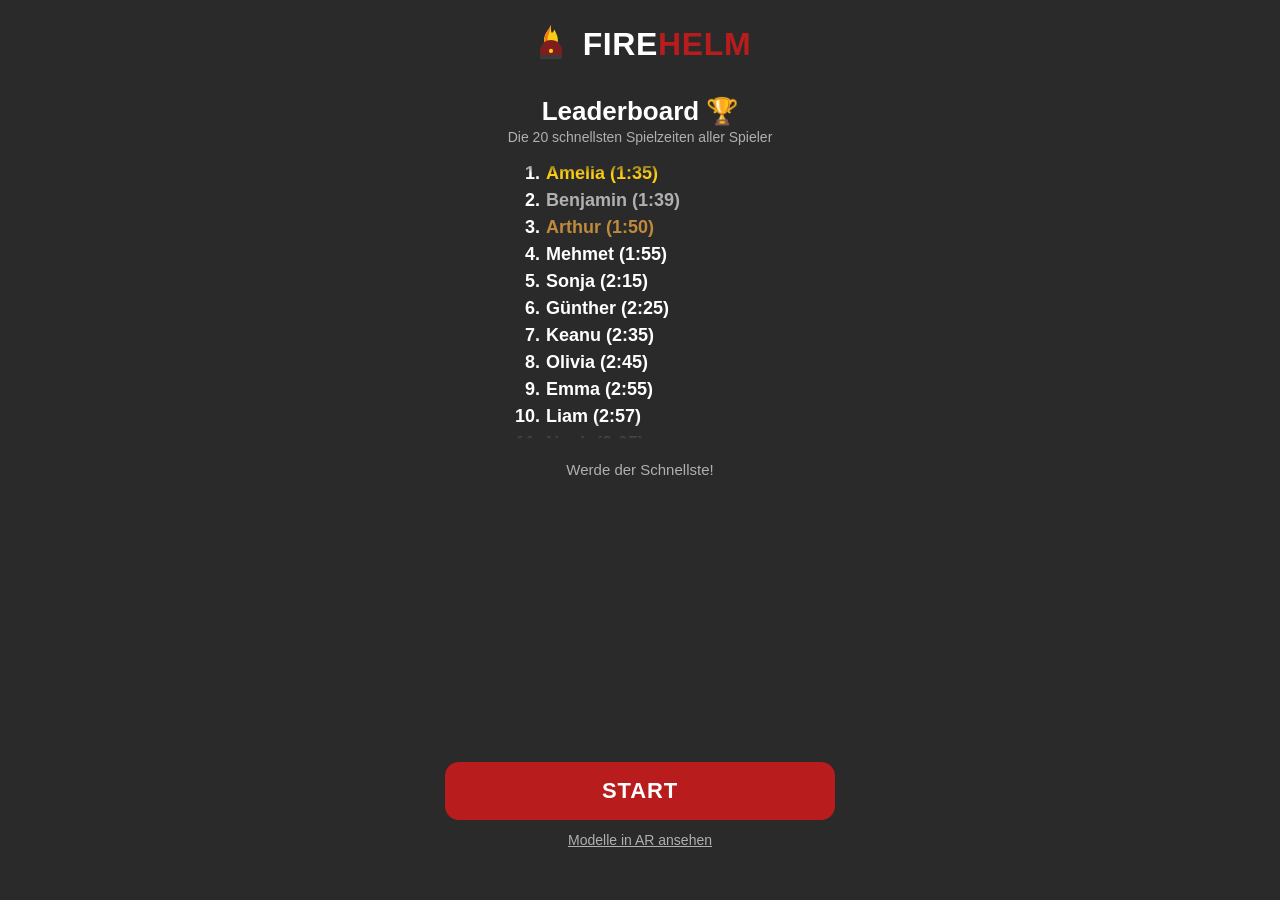
<file: index.html>
<!DOCTYPE html>
<html lang="de">
<head>
  <meta charset="UTF-8">
  <meta name="viewport" content="width=device-width, initial-scale=1, viewport-fit=cover">
  <meta name="theme-color" content="#2a2a2a">
  <title>FIREHELM</title>
  <link rel="stylesheet" href="css/theme.css">
  <link rel="stylesheet" href="css/layout.css">
  <link rel="stylesheet" href="css/game.css">
</head>
<body>
  <main class="page">
    <header class="brand-header">
      <img src="assets/icons/logo.svg" alt="" class="brand-header__logo">
      <div class="brand-header__wordmark"><span class="fire">FIRE</span><span class="helm">HELM</span></div>
    </header>

    <section class="page-content">
      <div class="leaderboard">
        <h1>Leaderboard&nbsp;🏆</h1>
        <p class="tagline">Die 20 schnellsten Spielzeiten aller Spieler</p>
        <ol class="leaderboard__list" id="leaderboard"></ol>
        <p class="tagline-strong">Werde der Schnellste!</p>
      </div>
    </section>

    <div class="page-actions">
      <button class="btn-primary" id="start-btn">START</button>
      <a href="models.html" class="text-link">Modelle in AR ansehen</a>
    </div>
  </main>

  <div class="modal-backdrop" id="gamertag-modal" hidden>
    <div class="modal">
      <h2>Gamertag eingeben:</h2>
      <input type="text" id="gamertag-input" placeholder="Eingabe" autocomplete="off" maxlength="16">
      <div class="modal-actions">
        <button class="btn-primary" id="gamertag-confirm" style="font-size:18px;">START</button>
      </div>
    </div>
  </div>

  <script type="module" src="js/home.js"></script>
</body>
</html>
</file>
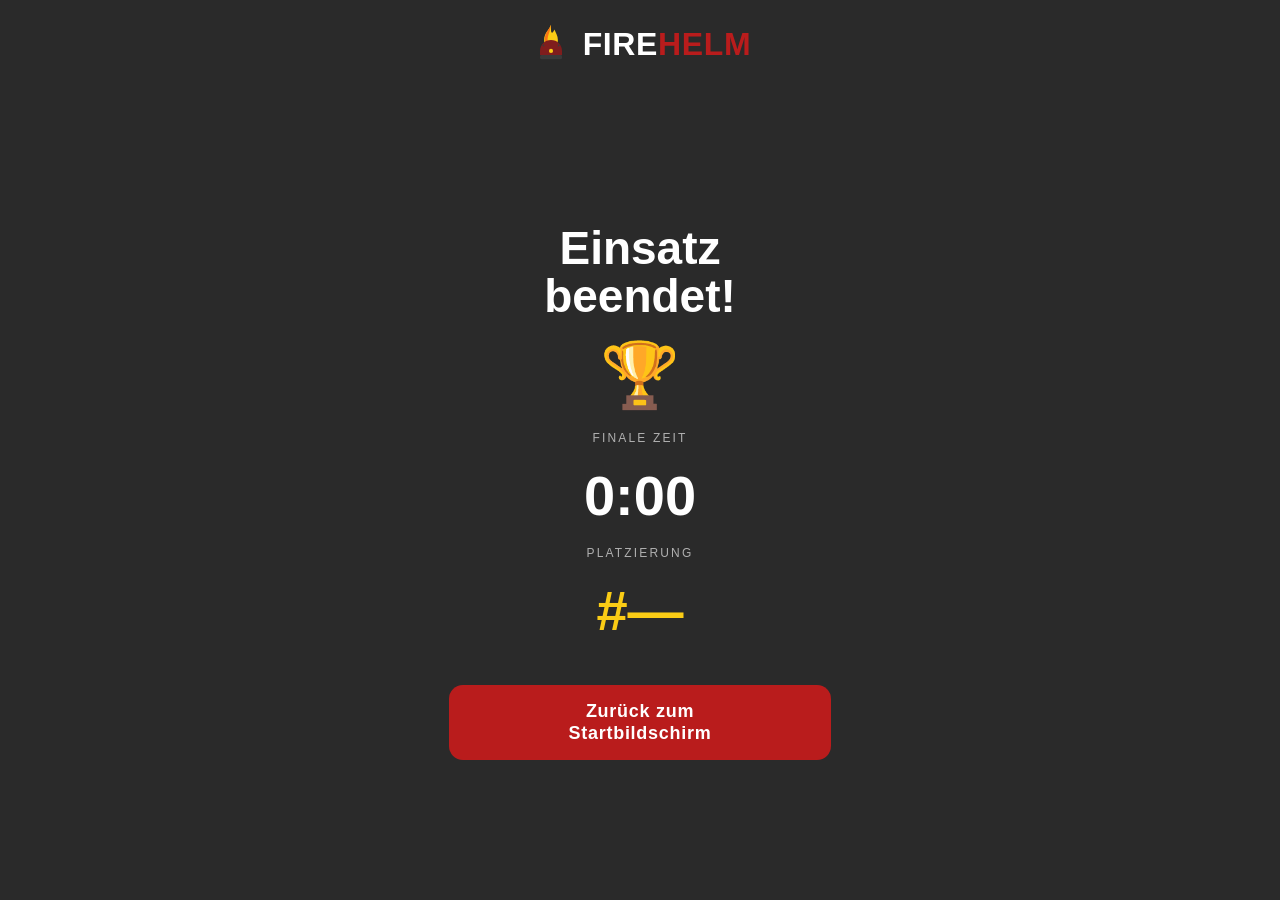
<file: finish.html>
<!DOCTYPE html>
<html lang="de">
<head>
  <meta charset="UTF-8">
  <meta name="viewport" content="width=device-width, initial-scale=1, viewport-fit=cover">
  <meta name="theme-color" content="#2a2a2a">
  <title>FIREHELM — Einsatz beendet</title>
  <link rel="stylesheet" href="css/theme.css">
  <link rel="stylesheet" href="css/layout.css">
  <link rel="stylesheet" href="css/game.css">
</head>
<body>
  <main class="page">
    <header class="brand-header">
      <img src="assets/icons/logo.svg" alt="" class="brand-header__logo">
      <div class="brand-header__wordmark"><span class="fire">FIRE</span><span class="helm">HELM</span></div>
    </header>

    <section class="finish">
      <h1 class="finish__title">Einsatz<br>beendet!</h1>
      <div class="finish__trophy">🏆</div>
      <div class="finish__label">FINALE ZEIT</div>
      <div class="finish__time" id="final-time">0:00</div>
      <div class="finish__label">PLATZIERUNG</div>
      <div class="finish__rank" id="final-rank">#—</div>
      <button class="btn-primary" onclick="location.href='index.html'">Zurück zum<br>Startbildschirm</button>
    </section>
  </main>
  <script type="module" src="js/finish.js"></script>
</body>
</html>
</file>
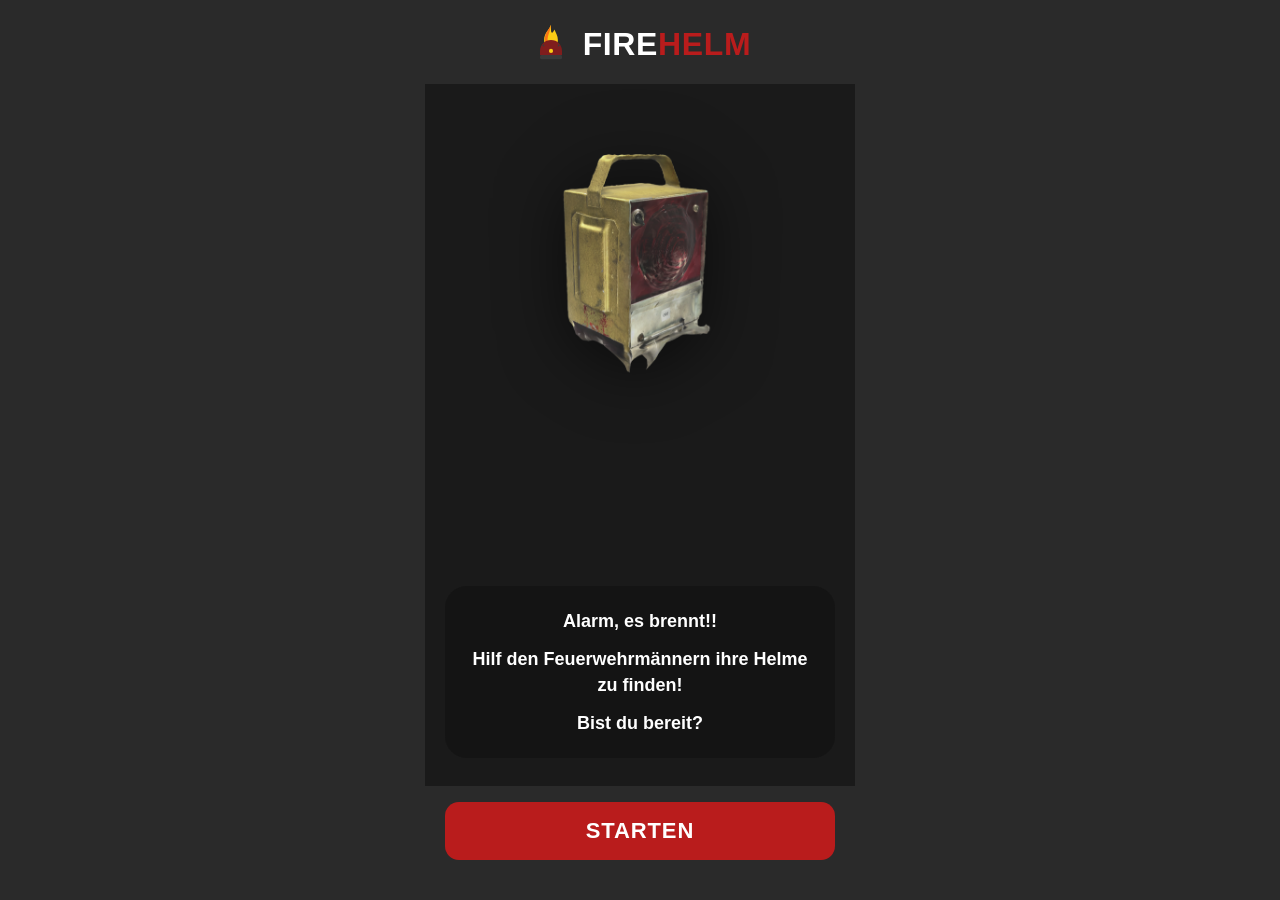
<file: intro.html>
<!DOCTYPE html>
<html lang="de">
<head>
  <meta charset="UTF-8">
  <meta name="viewport" content="width=device-width, initial-scale=1, viewport-fit=cover">
  <meta name="theme-color" content="#2a2a2a">
  <title>FIREHELM — Einsatz</title>
  <link rel="stylesheet" href="css/theme.css">
  <link rel="stylesheet" href="css/layout.css">
  <link rel="stylesheet" href="css/game.css">
</head>
<body>
  <main class="page">
    <header class="brand-header">
      <img src="assets/icons/logo.svg" alt="" class="brand-header__logo">
      <div class="brand-header__wordmark"><span class="fire">FIRE</span><span class="helm">HELM</span></div>
    </header>

    <section class="intro-stage">
      <img src="assets/images/alarm-hero.png" alt="" class="intro-hero">
      <div class="intro-card">
        <p>Alarm, es brennt!!</p>
        <p>Hilf den Feuerwehrmännern ihre Helme zu finden!</p>
        <p>Bist du bereit?</p>
      </div>
    </section>

    <div class="page-actions">
      <button class="btn-primary" onclick="location.href='game.html'">STARTEN</button>
    </div>
  </main>
</body>
</html>
</file>
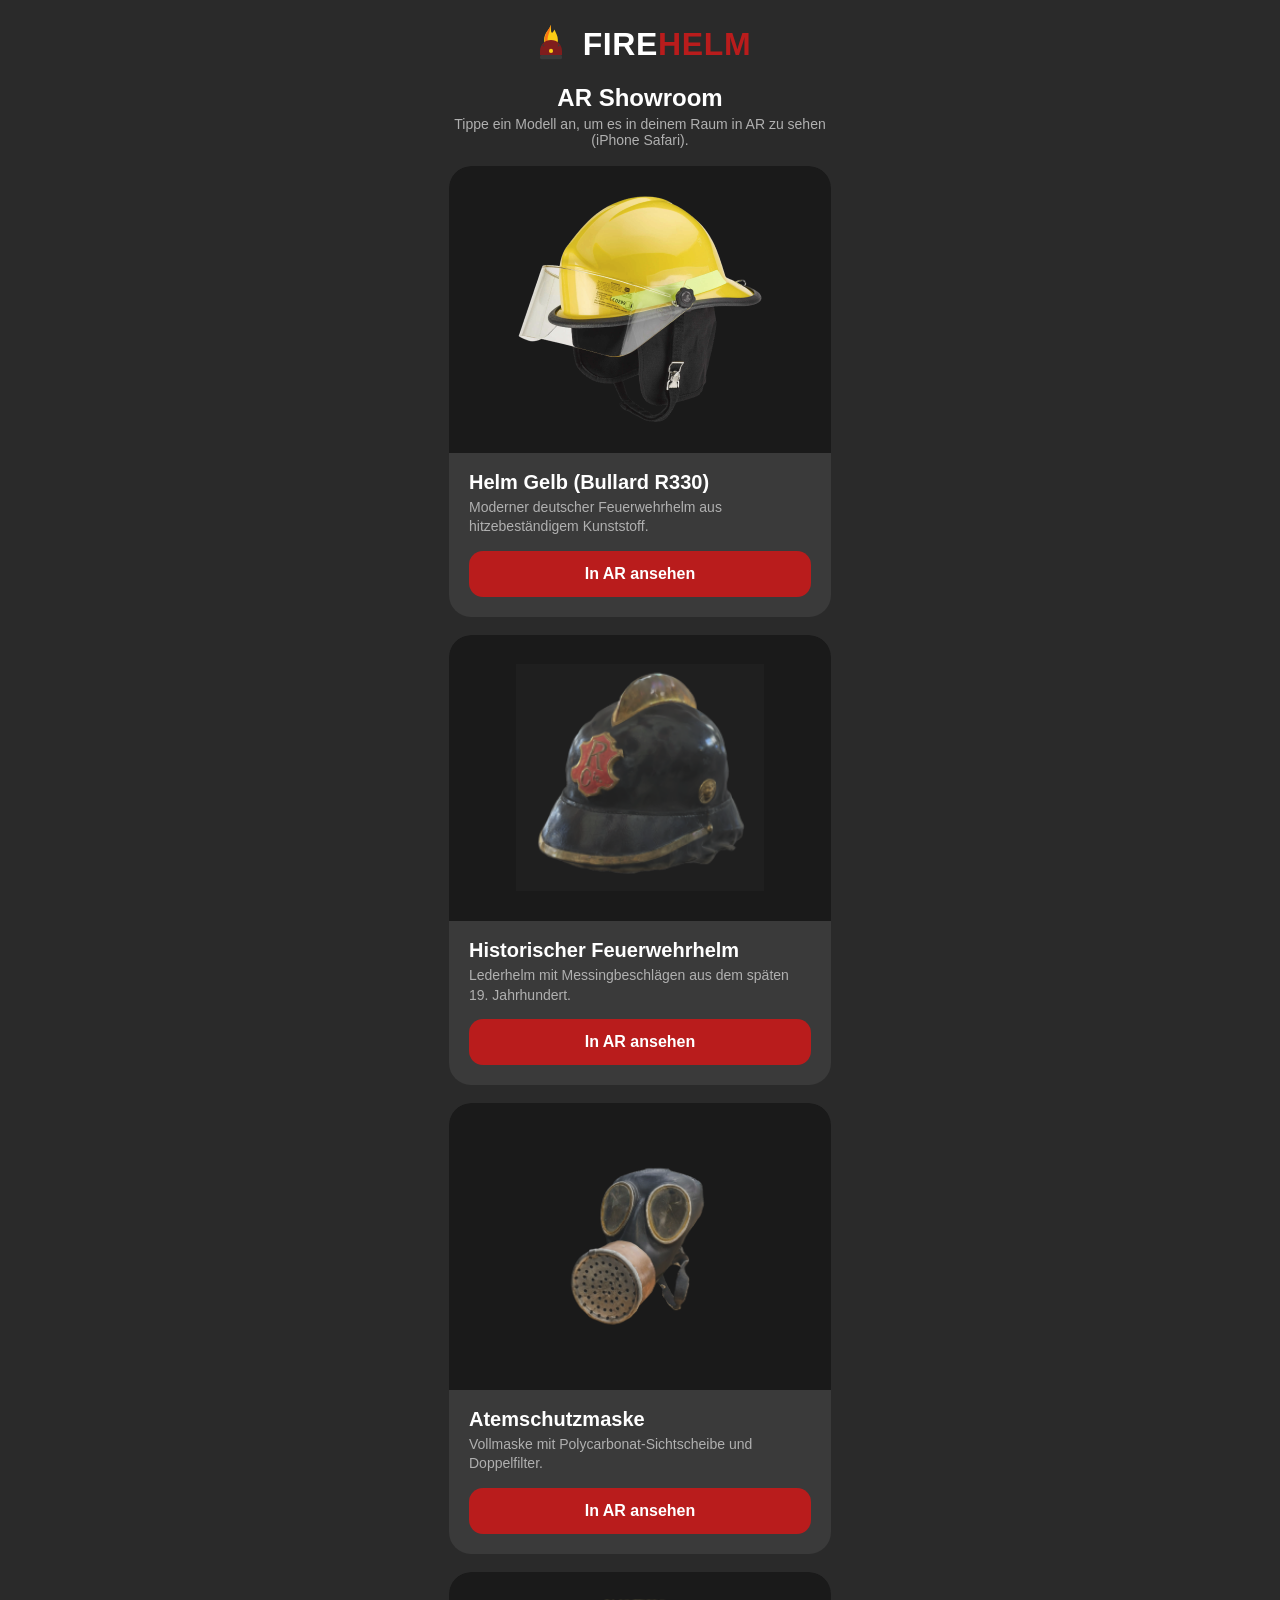
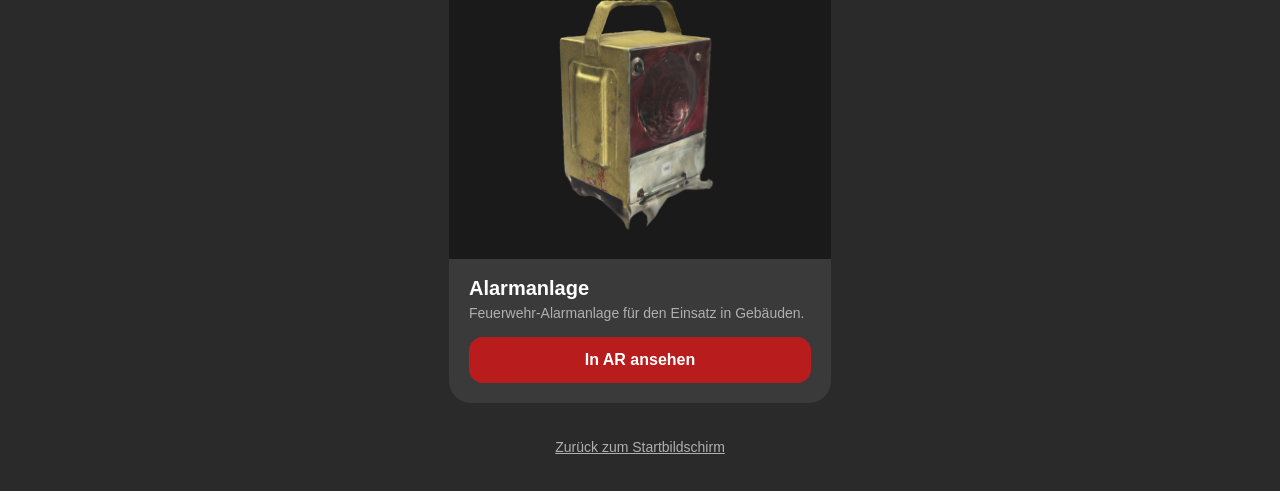
<file: models.html>
<!DOCTYPE html>
<html lang="de">
<head>
  <meta charset="UTF-8">
  <meta name="viewport" content="width=device-width, initial-scale=1, viewport-fit=cover">
  <meta name="theme-color" content="#2a2a2a">
  <title>FIREHELM — AR Showroom</title>
  <link rel="stylesheet" href="css/theme.css">
  <link rel="stylesheet" href="css/layout.css">
  <link rel="stylesheet" href="css/game.css">
</head>
<body>
  <main class="page">
    <header class="brand-header">
      <img src="assets/icons/logo.svg" alt="" class="brand-header__logo">
      <div class="brand-header__wordmark"><span class="fire">FIRE</span><span class="helm">HELM</span></div>
    </header>

    <section class="page-content">
      <h1 style="text-align:center;font-size:24px;margin-bottom:8px;">AR Showroom</h1>
      <p class="tagline" style="margin-bottom:18px;">Tippe ein Modell an, um es in deinem Raum in AR zu sehen (iPhone Safari).</p>

      <div class="models-grid">
        <article class="model-card">
          <a rel="ar" href="assets/models/helm_gelb.usdz" class="model-card__poster-link">
            <div class="model-card__poster"><img src="assets/images/helm_gelb.png" alt="Vorschau Helm Gelb" style="width:65%;"></div>
          </a>
          <div class="model-card__body">
            <h2 class="model-card__title">Helm Gelb (Bullard R330)</h2>
            <p class="model-card__desc">Moderner deutscher Feuerwehrhelm aus hitzebeständigem Kunststoff.</p>
            <a rel="ar" href="assets/models/helm_gelb.usdz" class="model-card__ar">
              <img src="assets/images/helm_gelb.png" alt="" style="display:none;">
              In AR ansehen
            </a>
          </div>
        </article>

        <article class="model-card">
          <a rel="ar" href="assets/models/feuerwehrhelm.usdz" class="model-card__poster-link">
            <div class="model-card__poster"><img src="assets/images/feuerwehrhelm.png" alt="Vorschau Feuerwehrhelm" style="width:65%;"></div>
          </a>
          <div class="model-card__body">
            <h2 class="model-card__title">Historischer Feuerwehrhelm</h2>
            <p class="model-card__desc">Lederhelm mit Messingbeschlägen aus dem späten 19. Jahrhundert.</p>
            <a rel="ar" href="assets/models/feuerwehrhelm.usdz" class="model-card__ar">
              <img src="assets/images/feuerwehrhelm.png" alt="" style="display:none;">
              In AR ansehen
            </a>
          </div>
        </article>

        <article class="model-card">
          <a rel="ar" href="assets/models/gasmaske.usdz" class="model-card__poster-link">
            <div class="model-card__poster"><img src="assets/images/gasmaske.png" alt="Vorschau Atemschutzmaske" style="width:55%;"></div>
          </a>
          <div class="model-card__body">
            <h2 class="model-card__title">Atemschutzmaske</h2>
            <p class="model-card__desc">Vollmaske mit Polycarbonat-Sichtscheibe und Doppelfilter.</p>
            <a rel="ar" href="assets/models/gasmaske.usdz" class="model-card__ar">
              <img src="assets/images/gasmaske.png" alt="" style="display:none;">
              In AR ansehen
            </a>
          </div>
        </article>

        <article class="model-card">
          <a rel="ar" href="assets/models/alarmanlage.usdz" class="model-card__poster-link">
            <div class="model-card__poster"><img src="assets/images/alarm-hero.png" alt="Vorschau Alarmanlage" style="width:65%;"></div>
          </a>
          <div class="model-card__body">
            <h2 class="model-card__title">Alarmanlage</h2>
            <p class="model-card__desc">Feuerwehr-Alarmanlage für den Einsatz in Gebäuden.</p>
            <a rel="ar" href="assets/models/alarmanlage.usdz" class="model-card__ar">
              <img src="assets/images/alarm-hero.png" alt="" style="display:none;">
              In AR ansehen
            </a>
          </div>
        </article>
      </div>

      <a href="index.html" class="text-link">Zurück zum Startbildschirm</a>
    </section>
  </main>
</body>
</html>
</file>
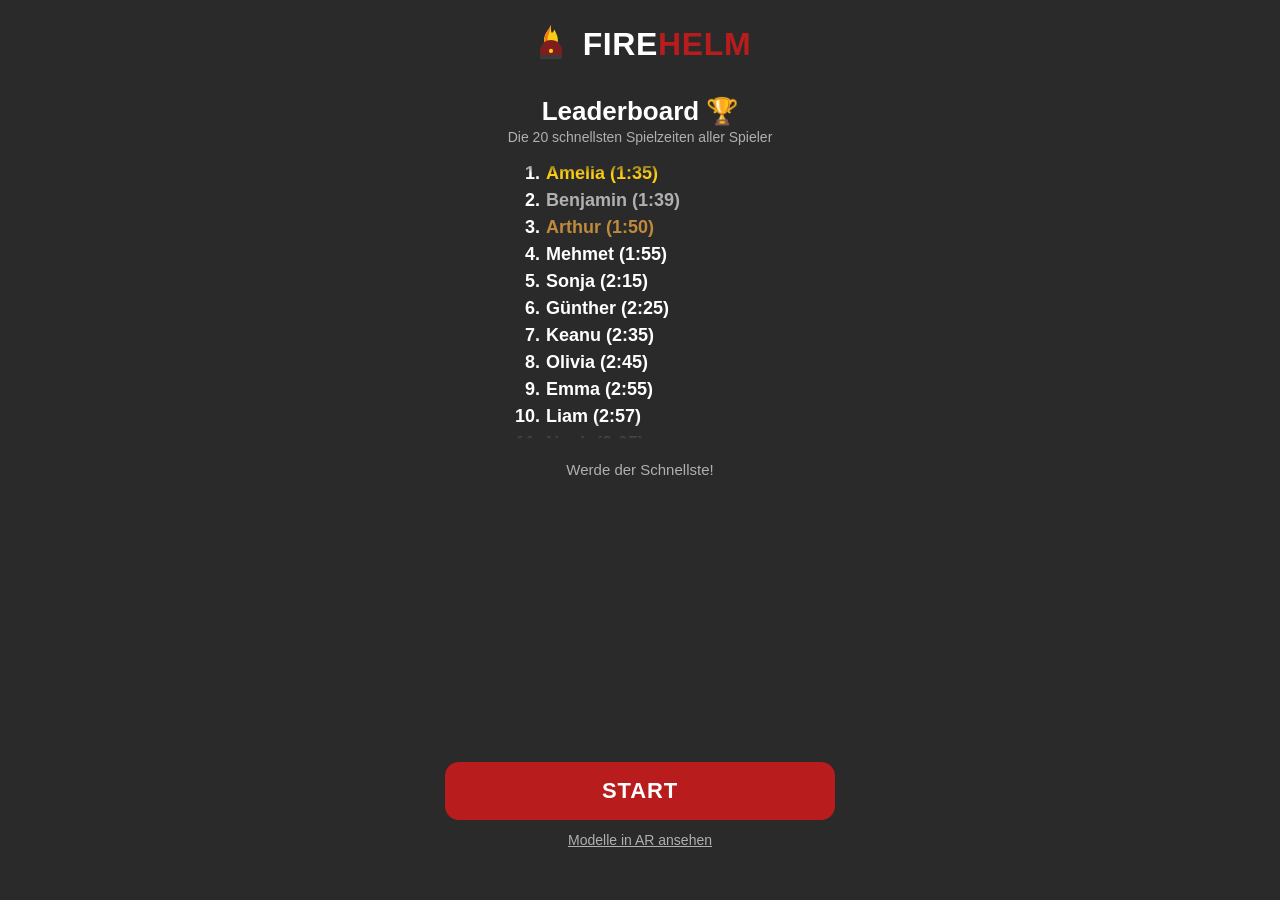
<file: reset.html>
<!DOCTYPE html>
<html>
<head><meta charset="UTF-8"><title>Reset</title></head>
<body>
<script>
  localStorage.removeItem('firehelm.leaderboard.v1');
  location.href = 'index.html';
</script>
</body>
</html>
</file>
<file: css/theme.css>
:root {
  --bg: #2a2a2a;
  --surface: #3a3a3a;
  --surface-2: #4a4a4a;
  --text: #ffffff;
  --text-muted: #b0b0b0;
  --primary: #b91c1c;
  --primary-hover: #991b1b;
  --accent-yellow: #facc15;
  --accent-bronze: #c08a3e;
  --success: #22c55e;
  --radius-sm: 8px;
  --radius-md: 14px;
  --radius-lg: 22px;
  --shadow-md: 0 4px 16px rgba(0, 0, 0, 0.4);
  --font-sans: -apple-system, BlinkMacSystemFont, "Segoe UI", Roboto, "Helvetica Neue", Arial, sans-serif;
}

* {
  box-sizing: border-box;
  margin: 0;
  padding: 0;
}

html, body {
  height: 100%;
  background: var(--bg);
  color: var(--text);
  font-family: var(--font-sans);
  -webkit-font-smoothing: antialiased;
  overscroll-behavior: none;
}

body {
  min-height: 100dvh;
  display: flex;
  flex-direction: column;
}

button {
  font-family: inherit;
  font-weight: 700;
  border: none;
  cursor: pointer;
  color: var(--text);
  background: var(--surface);
  border-radius: var(--radius-md);
  padding: 16px 24px;
  font-size: 18px;
  transition: transform 0.08s ease, background 0.15s ease;
}

button:active {
  transform: scale(0.97);
}

.btn-primary {
  background: var(--primary);
  font-size: 22px;
  letter-spacing: 0.04em;
}

.btn-primary:hover {
  background: var(--primary-hover);
}

.btn-secondary {
  background: var(--surface-2);
}

a {
  color: inherit;
  text-decoration: none;
}

input[type="text"] {
  font-family: inherit;
  font-size: 18px;
  padding: 18px 20px;
  background: transparent;
  border: 1.5px solid var(--text-muted);
  border-radius: var(--radius-md);
  color: var(--text);
  width: 100%;
  outline: none;
}

input[type="text"]:focus {
  border-color: var(--text);
}
</file>
<file: css/layout.css>
.page {
  flex: 1;
  display: flex;
  flex-direction: column;
  width: 100%;
  max-width: 430px;
  margin: 0 auto;
  background: var(--bg);
}

.brand-header {
  display: flex;
  align-items: center;
  justify-content: center;
  gap: 10px;
  padding: 22px 16px 18px;
  background: var(--bg);
}

.brand-header__logo {
  width: 44px;
  height: 44px;
}

.brand-header__wordmark {
  font-size: 32px;
  font-weight: 900;
  letter-spacing: 0.02em;
}

.brand-header__wordmark .fire { color: var(--text); }
.brand-header__wordmark .helm { color: var(--primary); }

.page-content {
  flex: 1;
  display: flex;
  flex-direction: column;
  padding: 0 20px 24px;
}

.page-actions {
  padding: 16px 20px max(40px, calc(20px + env(safe-area-inset-bottom)));
}

.page-actions .btn-primary {
  width: 100%;
}

.modal-backdrop {
  position: fixed;
  inset: 0;
  background: rgba(0, 0, 0, 0.7);
  display: flex;
  align-items: center;
  justify-content: center;
  padding: 20px;
  z-index: 100;
}

.modal-backdrop[hidden] {
  display: none;
}

.modal {
  background: var(--surface);
  border-radius: var(--radius-lg);
  padding: 28px 24px;
  width: 100%;
  max-width: 380px;
  box-shadow: var(--shadow-md);
}

.modal h2 {
  font-size: 22px;
  font-weight: 800;
  margin-bottom: 18px;
  text-align: center;
  line-height: 1.25;
}

.modal-actions {
  display: flex;
  gap: 12px;
  margin-top: 22px;
}

.modal-actions button {
  flex: 1;
  padding: 14px 12px;
  font-size: 16px;
}

.text-link {
  color: var(--text-muted);
  font-size: 14px;
  text-align: center;
  display: block;
  padding: 12px;
  text-decoration: underline;
}
</file>
<file: css/game.css>
/* Home — leaderboard */
.tagline {
  text-align: center;
  font-size: 14px;
  color: var(--text-muted);
  margin-top: -4px;
  margin-bottom: 8px;
}

.leaderboard {
  background: transparent;
  padding: 0 8px;
}

.leaderboard h1 {
  text-align: center;
  font-size: 26px;
  font-weight: 800;
  margin: 12px 0 6px;
}

.leaderboard__list {
  list-style: none;
  margin: 14px auto 18px;
  padding: 4px 8px;
  display: grid;
  gap: 6px;
  max-width: 280px;
  max-height: 280px;
  overflow-y: auto;
  scrollbar-width: thin;
  scrollbar-color: var(--surface-2) transparent;
  mask-image: linear-gradient(to bottom, transparent 0, #000 14px, #000 calc(100% - 18px), transparent 100%);
  -webkit-mask-image: linear-gradient(to bottom, transparent 0, #000 14px, #000 calc(100% - 18px), transparent 100%);
}

.leaderboard__list::-webkit-scrollbar { width: 6px; }
.leaderboard__list::-webkit-scrollbar-thumb { background: var(--surface-2); border-radius: 3px; }
.leaderboard__list::-webkit-scrollbar-track { background: transparent; }

.leaderboard__list li {
  display: grid;
  grid-template-columns: 32px 1fr;
  align-items: baseline;
  font-size: 18px;
  font-weight: 700;
  gap: 6px;
}

.leaderboard__list li .rank {
  text-align: right;
  color: var(--text);
}

.leaderboard__list li.you .name { color: var(--text); }
.leaderboard__list li:nth-child(1) .name { color: var(--accent-yellow); }
.leaderboard__list li:nth-child(2) .name { color: var(--text-muted); }
.leaderboard__list li:nth-child(3) .name { color: var(--accent-bronze); }

.tagline-strong {
  text-align: center;
  margin: 22px 0 14px;
  color: var(--text-muted);
  font-size: 15px;
}

/* Intro */
.intro-stage {
  position: relative;
  flex: 1;
  background: #1a1a1a;
  display: flex;
  align-items: flex-end;
  justify-content: center;
  padding: 24px 20px 28px;
  min-height: 540px;
  overflow: hidden;
}

.intro-hero {
  position: absolute;
  top: 8%;
  left: 50%;
  transform: translateX(-50%);
  width: 55%;
  max-width: 240px;
  filter: drop-shadow(0 8px 32px rgba(0, 0, 0, 0.6));
  z-index: 1;
}

.intro-card { position: relative; z-index: 2; }

.intro-card {
  background: rgba(20, 20, 20, 0.78);
  backdrop-filter: blur(6px);
  border-radius: var(--radius-lg);
  padding: 22px 24px;
  text-align: center;
  width: 100%;
  font-size: 18px;
  line-height: 1.45;
}

.intro-card p { margin-bottom: 12px; font-weight: 600; }
.intro-card p:last-child { margin-bottom: 0; }

/* Game */
.game-shell {
  flex: 1;
  display: flex;
  flex-direction: column;
  position: relative;
  user-select: none;
}

.game-hud {
  display: flex;
  align-items: center;
  justify-content: space-between;
  padding: 10px 14px;
  position: relative;
  z-index: 5;
}

.timer-chip {
  display: inline-flex;
  align-items: center;
  gap: 10px;
  background: rgba(50, 50, 50, 0.8);
  padding: 10px 18px 10px 12px;
  border-radius: 999px;
  font-weight: 800;
  font-size: 22px;
  font-variant-numeric: tabular-nums;
}

.timer-chip__icon { width: 26px; height: 26px; }

.exit-btn {
  background: rgba(50, 50, 50, 0.8);
  padding: 10px 14px;
  border-radius: var(--radius-sm);
  font-weight: 800;
  font-size: 12px;
  display: flex;
  flex-direction: column;
  align-items: center;
  gap: 2px;
  line-height: 1;
}

.exit-btn svg { width: 22px; height: 22px; }

.scene {
  position: relative;
  flex: 1;
  background: #1a1a1a;
  background-size: cover;
  background-position: center;
  min-height: 480px;
  overflow: hidden;
}

.firefighter {
  position: absolute;
  bottom: 0;
  width: 30%;
  display: flex;
  flex-direction: column;
  align-items: center;
  pointer-events: none;
}

.firefighter[data-id="modern"]  { right: 2%;  width: 32%; }
.firefighter[data-id="vintage"] { left: 34%;  width: 32%; }
.firefighter[data-id="third"]   { left: 2%;   width: 30%; }

.firefighter__sprite {
  width: 100%;
  display: block;
}

.placed-item {
  position: absolute;
  width: 28%;
  pointer-events: auto;
  z-index: 10;
}

.placed-item img {
  filter: drop-shadow(0 6px 12px rgba(0, 0, 0, 0.4));
}

.placed-item__info-btn {
  position: absolute;
  top: -10px;
  right: -10px;
  background: rgba(0, 0, 0, 0.85);
  width: 36px;
  height: 36px;
  border-radius: 50%;
  display: flex;
  align-items: center;
  justify-content: center;
  border: 2px solid var(--text);
  font-weight: 900;
  font-style: italic;
  font-family: Georgia, serif;
}

.placed-item__info-btn svg { width: 18px; height: 18px; color: var(--text); }

.dock {
  background: var(--surface);
  padding: 14px 20px max(40px, calc(20px + env(safe-area-inset-bottom)));
  display: flex;
  flex-direction: column;
  gap: 14px;
  align-items: center;
  position: relative;
  z-index: 2;
}

.dock__caption {
  background: rgba(50, 50, 50, 0.92);
  border-radius: var(--radius-md);
  padding: 12px 18px;
  text-align: center;
  font-size: 15px;
  line-height: 1.3;
  margin: -64px auto 0;
  position: relative;
  width: max-content;
  max-width: 100%;
}

.draggable {
  width: 130px;
  height: 130px;
  border-radius: 50%;
  background: radial-gradient(circle at 50% 60%, #c8c8c8 0%, #888 70%);
  display: flex;
  align-items: center;
  justify-content: center;
  touch-action: none;
  -webkit-user-drag: none;
  user-select: none;
}

.draggable img {
  width: 110px;
  height: 110px;
  object-fit: contain;
  pointer-events: none;
}

.draggable.dragging {
  position: fixed;
  z-index: 50;
  pointer-events: none;
  transform: translate(-50%, -50%) scale(1.05);
}

.draggable.shake {
  animation: shake 0.35s;
}

@keyframes shake {
  0%, 100% { transform: translateX(0); }
  20% { transform: translateX(-10px); }
  40% { transform: translateX(10px); }
  60% { transform: translateX(-6px); }
  80% { transform: translateX(6px); }
}

.korrekt-banner {
  position: absolute;
  top: 16px;
  left: 50%;
  transform: translateX(-50%);
  background: rgba(34, 197, 94, 0.92);
  color: #fff;
  padding: 10px 32px;
  border-radius: 999px;
  font-size: 22px;
  font-weight: 900;
  letter-spacing: 0.08em;
  text-shadow: none;
  box-shadow: 0 4px 18px rgba(34, 197, 94, 0.45);
  z-index: 6;
  animation: korrekt-pop 0.32s cubic-bezier(0.18, 0.89, 0.32, 1.28);
}

@keyframes korrekt-pop {
  from { opacity: 0; transform: translateX(-50%) scale(0.6); }
  to   { opacity: 1; transform: translateX(-50%) scale(1); }
}

.korrekt-banner[hidden] { display: none; }

.penalty-banner {
  position: absolute;
  top: 16px;
  left: 50%;
  transform: translateX(-50%);
  background: rgba(239, 68, 68, 0.92);
  color: #fff;
  padding: 10px 32px;
  border-radius: 999px;
  font-size: 22px;
  font-weight: 900;
  letter-spacing: 0.08em;
  box-shadow: 0 4px 18px rgba(239, 68, 68, 0.45);
  z-index: 6;
  animation: korrekt-pop 0.32s cubic-bezier(0.18, 0.89, 0.32, 1.28);
}

.penalty-banner[hidden] { display: none; }

.weiter-bar {
  background: var(--surface);
  padding: 14px 20px max(40px, calc(20px + env(safe-area-inset-bottom)));
}

.weiter-bar[hidden] { display: none; }

.weiter-bar .btn-primary { width: 100%; }

/* Infobox modal */
.infobox {
  background: var(--text);
  color: #111;
  border-radius: var(--radius-lg);
  padding: 26px 24px;
  width: 100%;
  max-width: 380px;
}

.infobox h2 {
  font-size: 22px;
  font-weight: 900;
  margin-bottom: 14px;
  text-align: left;
  color: #111;
}

.infobox dl {
  display: grid;
  gap: 10px;
  font-size: 16px;
  line-height: 1.4;
  margin-bottom: 18px;
}

.infobox dt { font-weight: 800; display: inline; }
.infobox dd { display: inline; margin-left: 6px; }
.infobox .row { display: block; }

.infobox .ar-cta {
  display: block;
  width: 100%;
  background: var(--primary);
  color: var(--text);
  text-align: center;
  padding: 14px;
  border-radius: var(--radius-md);
  font-weight: 800;
  margin-top: 8px;
}

/* Finish */
.finish {
  flex: 1;
  display: flex;
  flex-direction: column;
  align-items: center;
  justify-content: center;
  padding: 24px;
  text-align: center;
  gap: 18px;
}

.finish__title {
  font-size: 46px;
  font-weight: 900;
  line-height: 1.05;
}

.finish__trophy { font-size: 64px; }

.finish__label {
  font-size: 12px;
  letter-spacing: 0.18em;
  color: var(--text-muted);
}

.finish__time {
  font-size: 56px;
  font-weight: 900;
  font-variant-numeric: tabular-nums;
}

.finish__rank {
  font-size: 56px;
  font-weight: 900;
  color: var(--accent-yellow);
}

.finish .btn-primary {
  width: 100%;
  margin-top: 24px;
  font-size: 18px;
  line-height: 1.2;
}

/* Models showroom */
.models-grid {
  display: grid;
  gap: 18px;
  padding: 0 4px 24px;
}

.model-card {
  background: var(--surface);
  border-radius: var(--radius-lg);
  overflow: hidden;
  display: flex;
  flex-direction: column;
}

.model-card__poster {
  background: #1a1a1a;
  aspect-ratio: 4 / 3;
  display: flex;
  align-items: center;
  justify-content: center;
  font-size: 64px;
}

.model-card__viewer {
  background: linear-gradient(160deg, #1f1f1f 0%, #111 100%);
  aspect-ratio: 1 / 1;
  display: flex;
  align-items: center;
  justify-content: center;
  position: relative;
  overflow: hidden;
}

.model-card__viewer canvas {
  width: 100% !important;
  height: 100% !important;
  display: block;
  touch-action: none;
}

.viewer-loading {
  display: flex;
  flex-direction: column;
  align-items: center;
  gap: 10px;
  color: var(--text-muted);
  font-size: 13px;
}

.spinner {
  width: 28px;
  height: 28px;
  border: 3px solid var(--surface-2);
  border-top-color: var(--primary);
  border-radius: 50%;
  animation: spin 0.85s linear infinite;
}

@keyframes spin { to { transform: rotate(360deg); } }

.model-card__body { padding: 18px 20px 20px; }
.model-card__title { font-size: 20px; font-weight: 800; margin-bottom: 4px; }
.model-card__desc { font-size: 14px; color: var(--text-muted); margin-bottom: 14px; line-height: 1.4; }

.model-card__ar {
  display: block;
  background: var(--primary);
  color: var(--text);
  text-align: center;
  padding: 14px;
  border-radius: var(--radius-md);
  font-weight: 800;
  font-size: 16px;
}
</file>
